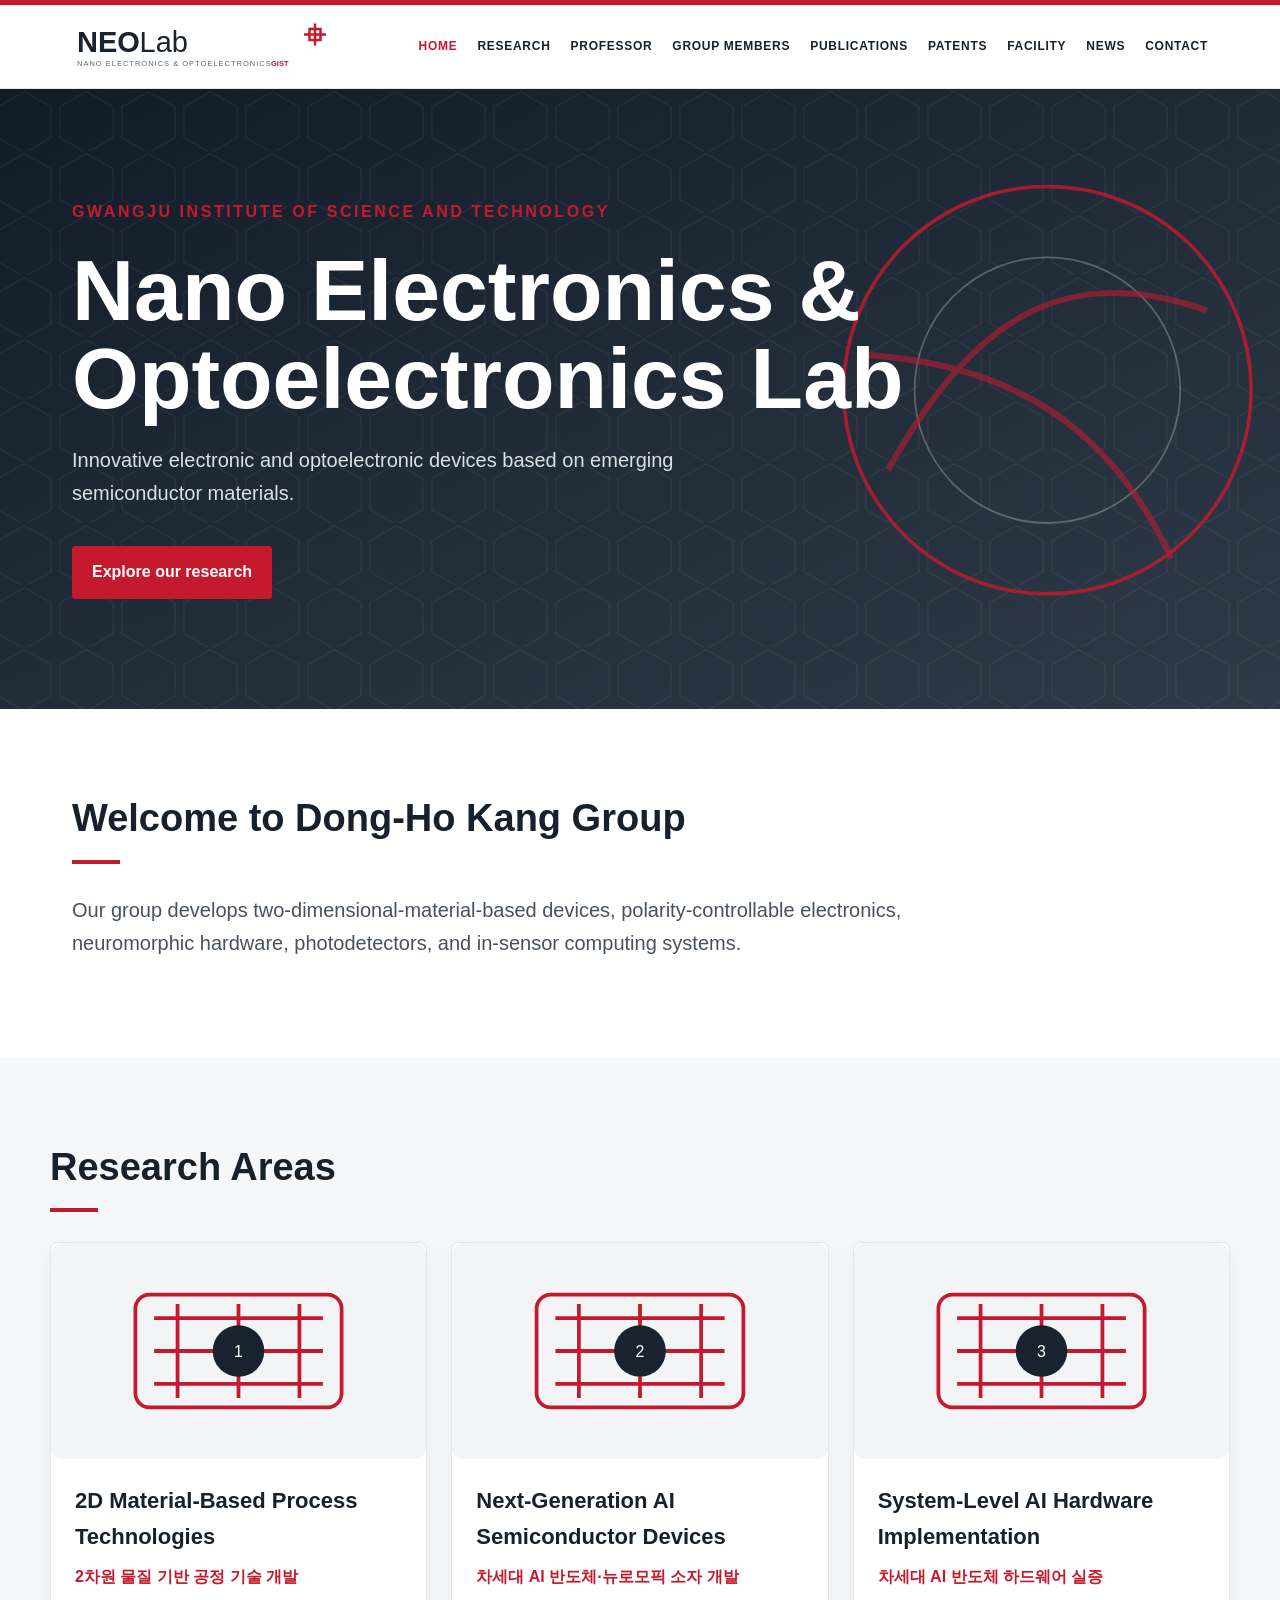
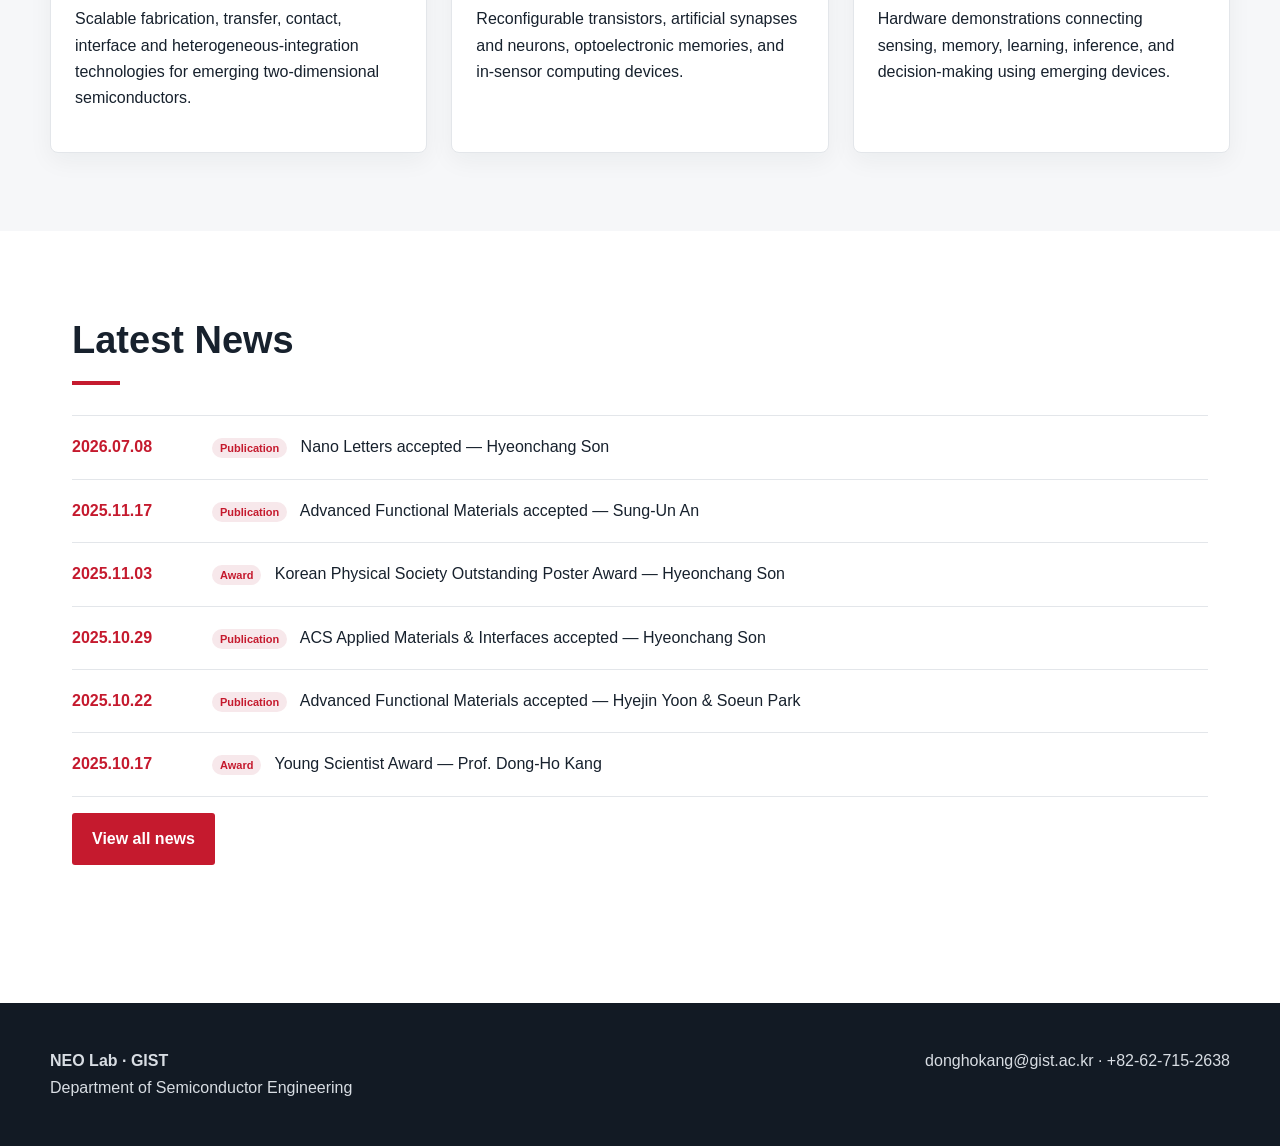
<file: index.html>
<!doctype html><html lang="en"><head><meta charset="utf-8"><meta name="viewport" content="width=device-width,initial-scale=1"><title>Home | NEO Lab</title><link rel="stylesheet" href="assets/css/style.css"></head><body><div class="topline"></div><header><div class="header-inner"><a href="index.html"><img class="logo" src="assets/images/common/logo.svg" alt="NEO Lab"></a><nav class="nav"><a class="active" href="index.html">HOME</a><a class="" href="research/">RESEARCH</a><a class="" href="people/professor/">PROFESSOR</a><a class="" href="people/group-members/">GROUP MEMBERS</a><a class="" href="publications/">PUBLICATIONS</a><a class="" href="publications/patents/">PATENTS</a><a class="" href="facility/">FACILITY</a><a class="" href="news/">NEWS</a><a class="" href="contact/">CONTACT</a></nav></div></header><section class="hero"><div class="hero-inner"><div class="eyebrow">Gwangju Institute of Science and Technology</div><h1>Nano Electronics &amp; Optoelectronics Lab</h1><p>Innovative electronic and optoelectronic devices based on emerging semiconductor materials.</p><a class="button" href="research/">Explore our research</a></div></section><section class="section"><h2 class="section-title">Welcome to Dong-Ho Kang Group</h2><p class="lead">Our group develops two-dimensional-material-based devices, polarity-controllable electronics, neuromorphic hardware, photodetectors, and in-sensor computing systems.</p></section><section class="section alt"><div class="inner"><h2 class="section-title">Research Areas</h2><div class="grid"><article class="card"><img src="assets/images/research/process.svg"><div class="card-body"><h3>2D Material-Based Process Technologies</h3><div class="ko">2차원 물질 기반 공정 기술 개발</div><p>Scalable fabrication, transfer, contact, interface and heterogeneous-integration technologies for emerging two-dimensional semiconductors.</p></div></article><article class="card"><img src="assets/images/research/devices.svg"><div class="card-body"><h3>Next-Generation AI Semiconductor Devices</h3><div class="ko">차세대 AI 반도체·뉴로모픽 소자 개발</div><p>Reconfigurable transistors, artificial synapses and neurons, optoelectronic memories, and in-sensor computing devices.</p></div></article><article class="card"><img src="assets/images/research/systems.svg"><div class="card-body"><h3>System-Level AI Hardware Implementation</h3><div class="ko">차세대 AI 반도체 하드웨어 실증</div><p>Hardware demonstrations connecting sensing, memory, learning, inference, and decision-making using emerging devices.</p></div></article></div></div></section><section class="section"><h2 class="section-title">Latest News</h2><div class="news-list"><div class="news-item"><div class="date">2026.07.08</div><div><span class="tag">Publication</span> &nbsp; Nano Letters accepted — Hyeonchang Son</div></div><div class="news-item"><div class="date">2025.11.17</div><div><span class="tag">Publication</span> &nbsp; Advanced Functional Materials accepted — Sung-Un An</div></div><div class="news-item"><div class="date">2025.11.03</div><div><span class="tag">Award</span> &nbsp; Korean Physical Society Outstanding Poster Award — Hyeonchang Son</div></div><div class="news-item"><div class="date">2025.10.29</div><div><span class="tag">Publication</span> &nbsp; ACS Applied Materials & Interfaces accepted — Hyeonchang Son</div></div><div class="news-item"><div class="date">2025.10.22</div><div><span class="tag">Publication</span> &nbsp; Advanced Functional Materials accepted — Hyejin Yoon & Soeun Park</div></div><div class="news-item"><div class="date">2025.10.17</div><div><span class="tag">Award</span> &nbsp; Young Scientist Award — Prof. Dong-Ho Kang</div></div></div><a class="button" href="news/">View all news</a></section><footer><div class="inner"><div><strong>NEO Lab · GIST</strong><br>Department of Semiconductor Engineering</div><div>donghokang@gist.ac.kr · +82-62-715-2638</div></div></footer><script src="assets/js/main.js"></script></body></html>
</file>
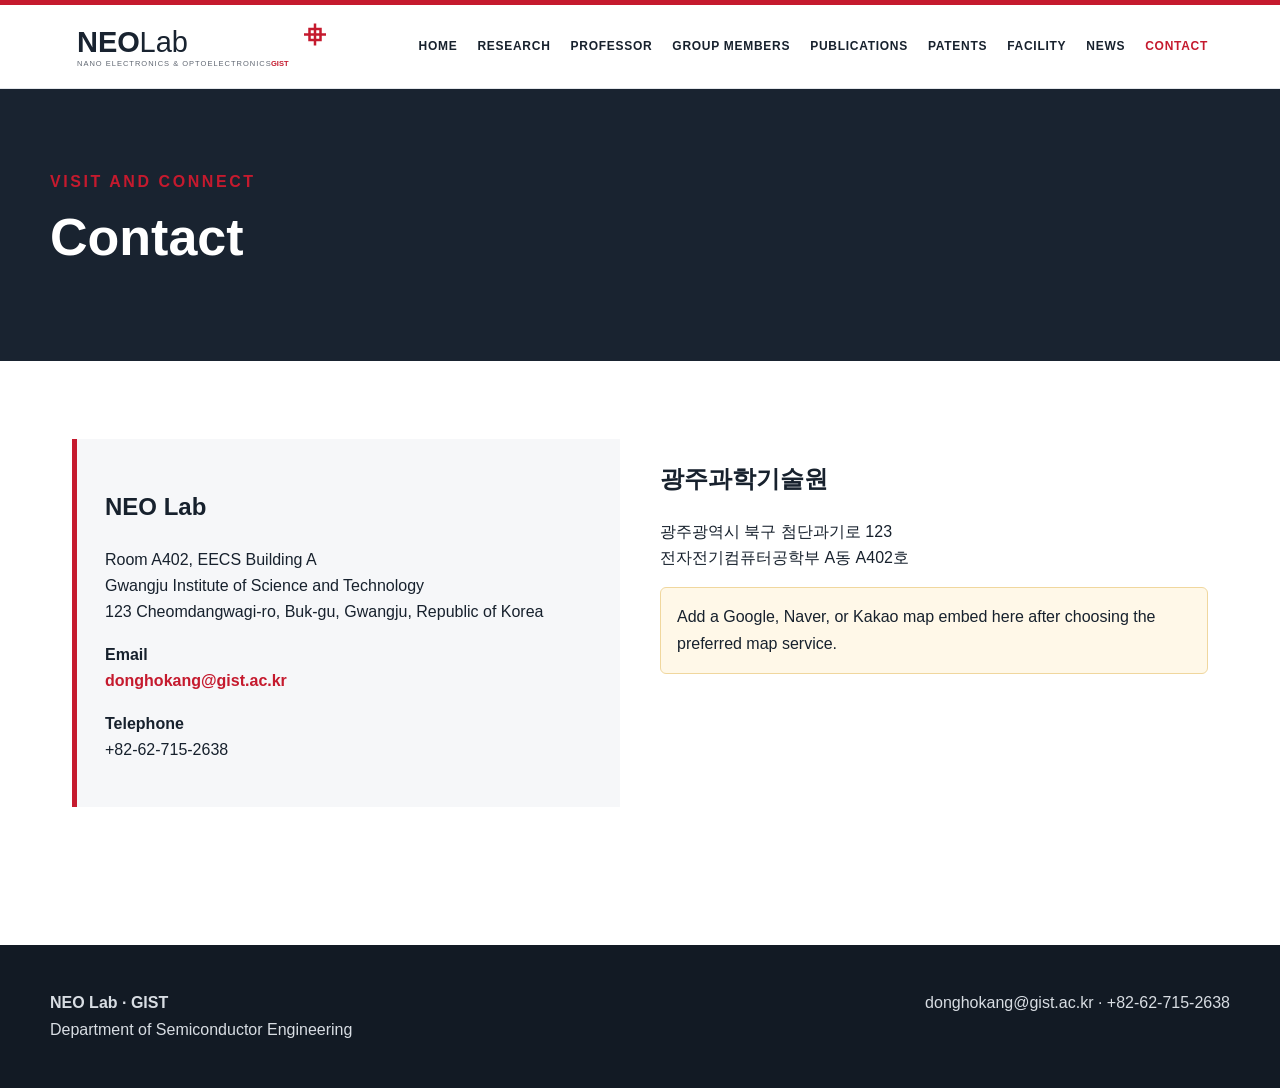
<file: contact/index.html>
<!doctype html><html lang="en"><head><meta charset="utf-8"><meta name="viewport" content="width=device-width,initial-scale=1"><title>Contact | NEO Lab</title><link rel="stylesheet" href="../assets/css/style.css"></head><body><div class="topline"></div><header><div class="header-inner"><a href="../index.html"><img class="logo" src="../assets/images/common/logo.svg" alt="NEO Lab"></a><nav class="nav"><a class="" href="../index.html">HOME</a><a class="" href="../research/">RESEARCH</a><a class="" href="../people/professor/">PROFESSOR</a><a class="" href="../people/group-members/">GROUP MEMBERS</a><a class="" href="../publications/">PUBLICATIONS</a><a class="" href="../publications/patents/">PATENTS</a><a class="" href="../facility/">FACILITY</a><a class="" href="../news/">NEWS</a><a class="active" href="../contact/">CONTACT</a></nav></div></header><div class="page-hero"><div class="inner"><div class="eyebrow">Visit and connect</div><h1>Contact</h1></div></div><section class="section"><div class="two-col"><div class="contact-box"><h2>NEO Lab</h2><p>Room A402, EECS Building A<br>Gwangju Institute of Science and Technology<br>123 Cheomdangwagi-ro, Buk-gu, Gwangju, Republic of Korea</p><p><strong>Email</strong><br><a class="ko" href="mailto:donghokang@gist.ac.kr">donghokang@gist.ac.kr</a></p><p><strong>Telephone</strong><br>+82-62-715-2638</p></div><div><h2>광주과학기술원</h2><p>광주광역시 북구 첨단과기로 123<br>전자전기컴퓨터공학부 A동 A402호</p><p class="note">Add a Google, Naver, or Kakao map embed here after choosing the preferred map service.</p></div></div></section><footer><div class="inner"><div><strong>NEO Lab · GIST</strong><br>Department of Semiconductor Engineering</div><div>donghokang@gist.ac.kr · +82-62-715-2638</div></div></footer><script src="../assets/js/main.js"></script></body></html>
</file>
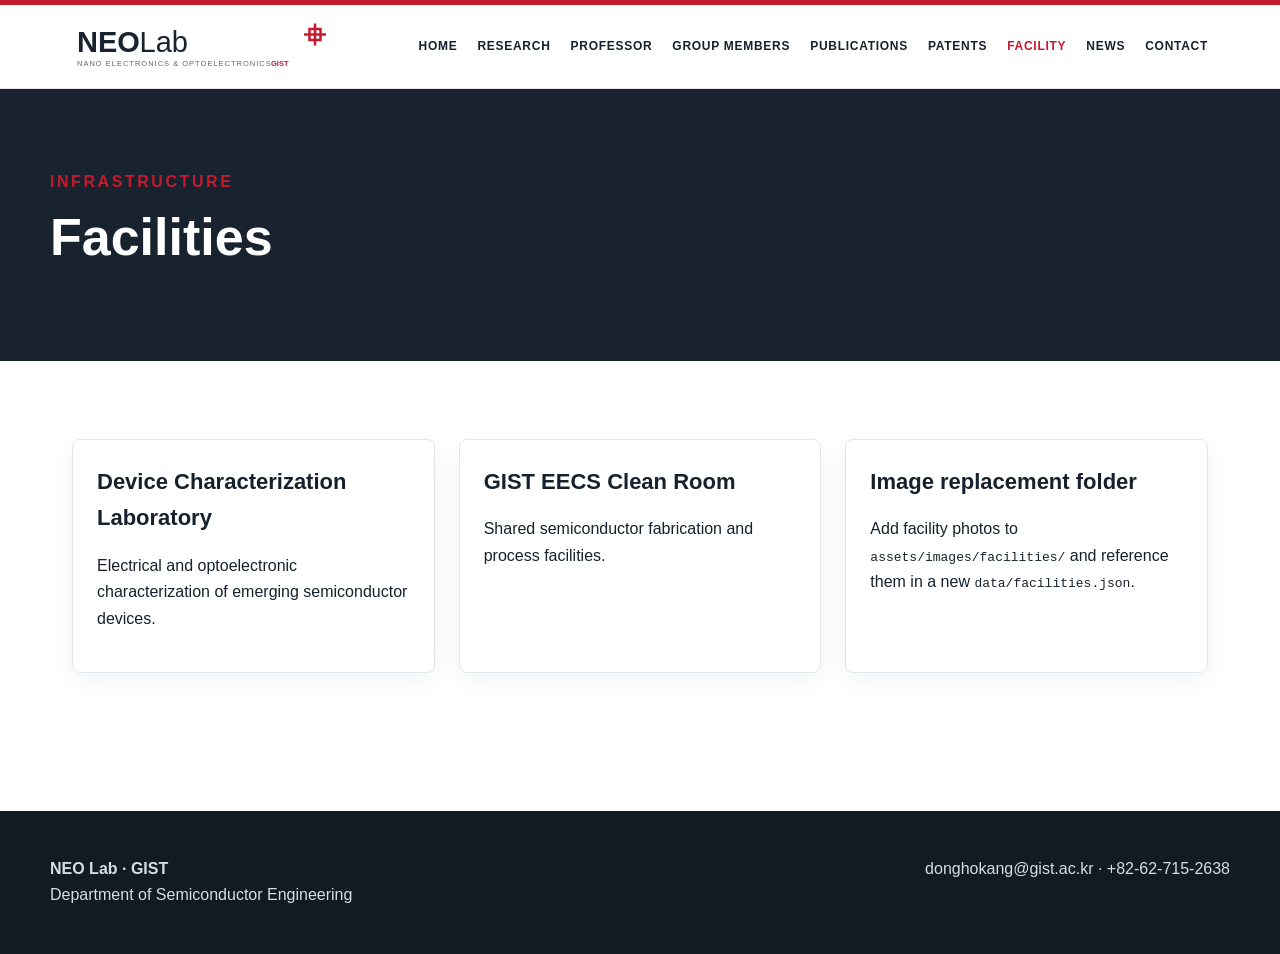
<file: facility/index.html>
<!doctype html><html lang="en"><head><meta charset="utf-8"><meta name="viewport" content="width=device-width,initial-scale=1"><title>Facility | NEO Lab</title><link rel="stylesheet" href="../assets/css/style.css"></head><body><div class="topline"></div><header><div class="header-inner"><a href="../index.html"><img class="logo" src="../assets/images/common/logo.svg" alt="NEO Lab"></a><nav class="nav"><a class="" href="../index.html">HOME</a><a class="" href="../research/">RESEARCH</a><a class="" href="../people/professor/">PROFESSOR</a><a class="" href="../people/group-members/">GROUP MEMBERS</a><a class="" href="../publications/">PUBLICATIONS</a><a class="" href="../publications/patents/">PATENTS</a><a class="active" href="../facility/">FACILITY</a><a class="" href="../news/">NEWS</a><a class="" href="../contact/">CONTACT</a></nav></div></header><div class="page-hero"><div class="inner"><div class="eyebrow">Infrastructure</div><h1>Facilities</h1></div></div><section class="section"><div class="grid"><article class="card"><div class="card-body"><h3>Device Characterization Laboratory</h3><p>Electrical and optoelectronic characterization of emerging semiconductor devices.</p></div></article><article class="card"><div class="card-body"><h3>GIST EECS Clean Room</h3><p>Shared semiconductor fabrication and process facilities.</p></div></article><article class="card"><div class="card-body"><h3>Image replacement folder</h3><p>Add facility photos to <code>assets/images/facilities/</code> and reference them in a new <code>data/facilities.json</code>.</p></div></article></div></section><footer><div class="inner"><div><strong>NEO Lab · GIST</strong><br>Department of Semiconductor Engineering</div><div>donghokang@gist.ac.kr · +82-62-715-2638</div></div></footer><script src="../assets/js/main.js"></script></body></html>
</file>
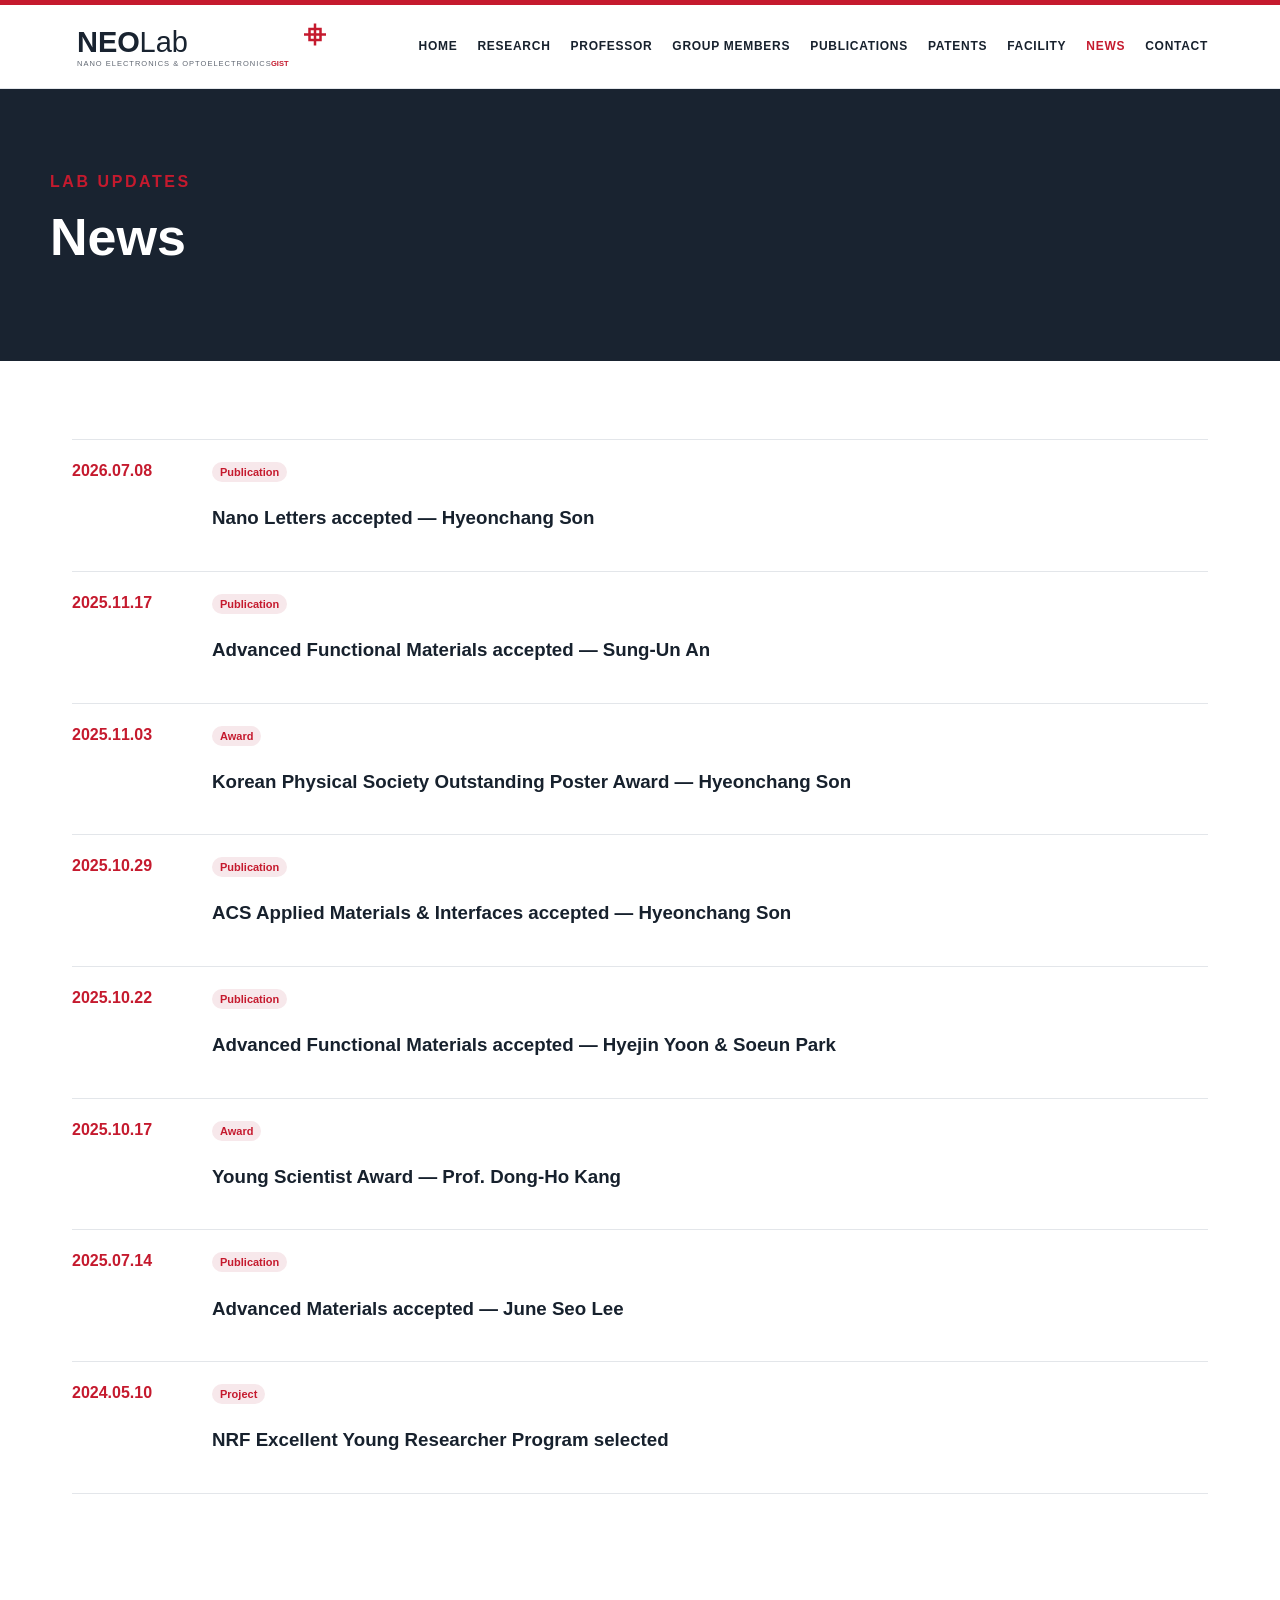
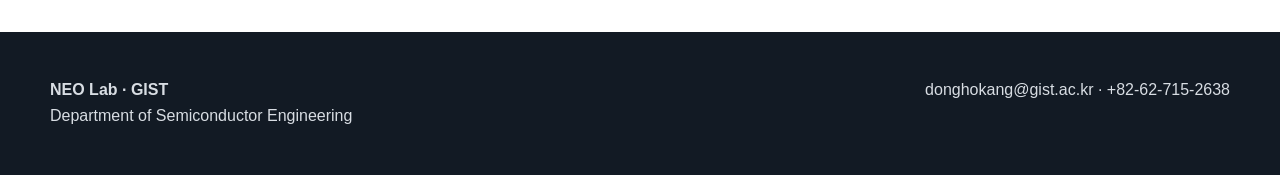
<file: news/index.html>
<!doctype html><html lang="en"><head><meta charset="utf-8"><meta name="viewport" content="width=device-width,initial-scale=1"><title>News | NEO Lab</title><link rel="stylesheet" href="../assets/css/style.css"></head><body><div class="topline"></div><header><div class="header-inner"><a href="../index.html"><img class="logo" src="../assets/images/common/logo.svg" alt="NEO Lab"></a><nav class="nav"><a class="" href="../index.html">HOME</a><a class="" href="../research/">RESEARCH</a><a class="" href="../people/professor/">PROFESSOR</a><a class="" href="../people/group-members/">GROUP MEMBERS</a><a class="" href="../publications/">PUBLICATIONS</a><a class="" href="../publications/patents/">PATENTS</a><a class="" href="../facility/">FACILITY</a><a class="active" href="../news/">NEWS</a><a class="" href="../contact/">CONTACT</a></nav></div></header><div class="page-hero"><div class="inner"><div class="eyebrow">Lab updates</div><h1>News</h1></div></div><section class="section"><div class="news-list"><div class="news-item"><div class="date">2026.07.08</div><div><span class="tag">Publication</span><h3>Nano Letters accepted — Hyeonchang Son</h3></div></div><div class="news-item"><div class="date">2025.11.17</div><div><span class="tag">Publication</span><h3>Advanced Functional Materials accepted — Sung-Un An</h3></div></div><div class="news-item"><div class="date">2025.11.03</div><div><span class="tag">Award</span><h3>Korean Physical Society Outstanding Poster Award — Hyeonchang Son</h3></div></div><div class="news-item"><div class="date">2025.10.29</div><div><span class="tag">Publication</span><h3>ACS Applied Materials & Interfaces accepted — Hyeonchang Son</h3></div></div><div class="news-item"><div class="date">2025.10.22</div><div><span class="tag">Publication</span><h3>Advanced Functional Materials accepted — Hyejin Yoon & Soeun Park</h3></div></div><div class="news-item"><div class="date">2025.10.17</div><div><span class="tag">Award</span><h3>Young Scientist Award — Prof. Dong-Ho Kang</h3></div></div><div class="news-item"><div class="date">2025.07.14</div><div><span class="tag">Publication</span><h3>Advanced Materials accepted — June Seo Lee</h3></div></div><div class="news-item"><div class="date">2024.05.10</div><div><span class="tag">Project</span><h3>NRF Excellent Young Researcher Program selected</h3></div></div></div></section><footer><div class="inner"><div><strong>NEO Lab · GIST</strong><br>Department of Semiconductor Engineering</div><div>donghokang@gist.ac.kr · +82-62-715-2638</div></div></footer><script src="../assets/js/main.js"></script></body></html>
</file>
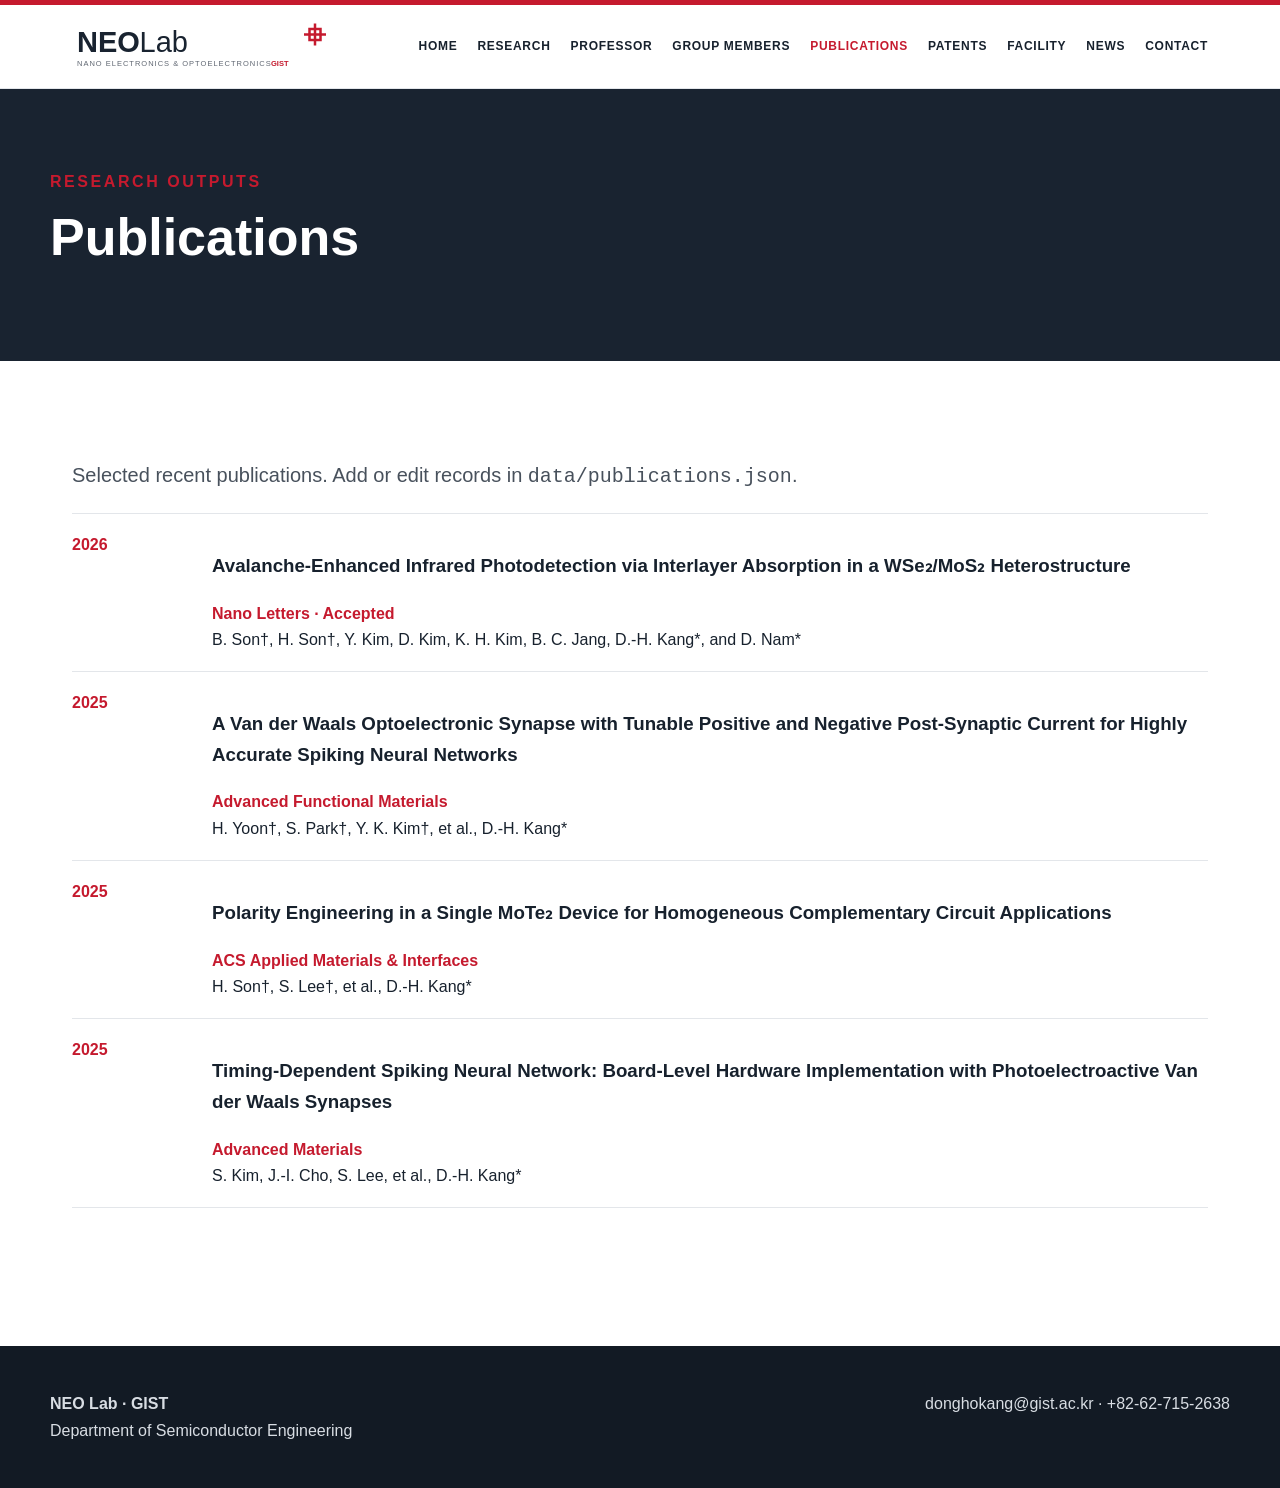
<file: publications/index.html>
<!doctype html><html lang="en"><head><meta charset="utf-8"><meta name="viewport" content="width=device-width,initial-scale=1"><title>Publications | NEO Lab</title><link rel="stylesheet" href="../assets/css/style.css"></head><body><div class="topline"></div><header><div class="header-inner"><a href="../index.html"><img class="logo" src="../assets/images/common/logo.svg" alt="NEO Lab"></a><nav class="nav"><a class="" href="../index.html">HOME</a><a class="" href="../research/">RESEARCH</a><a class="" href="../people/professor/">PROFESSOR</a><a class="" href="../people/group-members/">GROUP MEMBERS</a><a class="active" href="../publications/">PUBLICATIONS</a><a class="" href="../publications/patents/">PATENTS</a><a class="" href="../facility/">FACILITY</a><a class="" href="../news/">NEWS</a><a class="" href="../contact/">CONTACT</a></nav></div></header><div class="page-hero"><div class="inner"><div class="eyebrow">Research outputs</div><h1>Publications</h1></div></div><section class="section"><p class="lead">Selected recent publications. Add or edit records in <code>data/publications.json</code>.</p><div class="pub-list"><div class="pub-item"><div class="date">2026</div><div><h3>Avalanche-Enhanced Infrared Photodetection via Interlayer Absorption in a WSe₂/MoS₂ Heterostructure</h3><strong class="ko">Nano Letters · Accepted</strong><br><span>B. Son†, H. Son†, Y. Kim, D. Kim, K. H. Kim, B. C. Jang, D.-H. Kang*, and D. Nam*</span></div></div><div class="pub-item"><div class="date">2025</div><div><h3>A Van der Waals Optoelectronic Synapse with Tunable Positive and Negative Post-Synaptic Current for Highly Accurate Spiking Neural Networks</h3><strong class="ko">Advanced Functional Materials</strong><br><span>H. Yoon†, S. Park†, Y. K. Kim†, et al., D.-H. Kang*</span></div></div><div class="pub-item"><div class="date">2025</div><div><h3>Polarity Engineering in a Single MoTe₂ Device for Homogeneous Complementary Circuit Applications</h3><strong class="ko">ACS Applied Materials & Interfaces</strong><br><span>H. Son†, S. Lee†, et al., D.-H. Kang*</span></div></div><div class="pub-item"><div class="date">2025</div><div><h3>Timing-Dependent Spiking Neural Network: Board-Level Hardware Implementation with Photoelectroactive Van der Waals Synapses</h3><strong class="ko">Advanced Materials</strong><br><span>S. Kim, J.-I. Cho, S. Lee, et al., D.-H. Kang*</span></div></div></div></section><footer><div class="inner"><div><strong>NEO Lab · GIST</strong><br>Department of Semiconductor Engineering</div><div>donghokang@gist.ac.kr · +82-62-715-2638</div></div></footer><script src="../assets/js/main.js"></script></body></html>
</file>
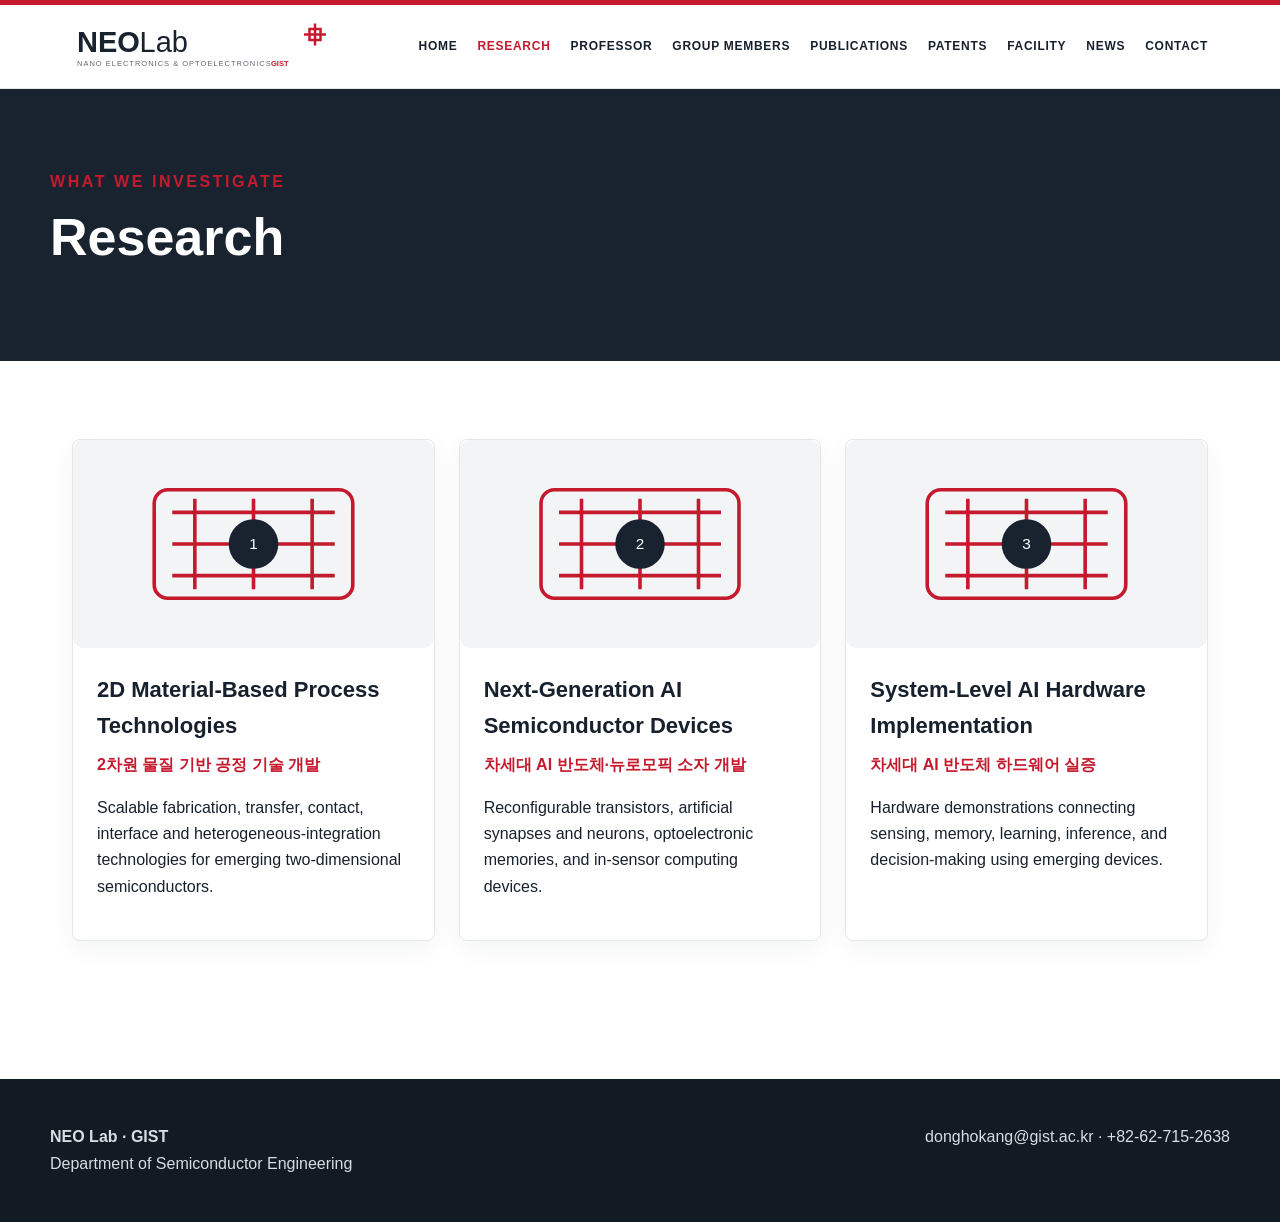
<file: research/index.html>
<!doctype html><html lang="en"><head><meta charset="utf-8"><meta name="viewport" content="width=device-width,initial-scale=1"><title>Research | NEO Lab</title><link rel="stylesheet" href="../assets/css/style.css"></head><body><div class="topline"></div><header><div class="header-inner"><a href="../index.html"><img class="logo" src="../assets/images/common/logo.svg" alt="NEO Lab"></a><nav class="nav"><a class="" href="../index.html">HOME</a><a class="active" href="../research/">RESEARCH</a><a class="" href="../people/professor/">PROFESSOR</a><a class="" href="../people/group-members/">GROUP MEMBERS</a><a class="" href="../publications/">PUBLICATIONS</a><a class="" href="../publications/patents/">PATENTS</a><a class="" href="../facility/">FACILITY</a><a class="" href="../news/">NEWS</a><a class="" href="../contact/">CONTACT</a></nav></div></header><div class="page-hero"><div class="inner"><div class="eyebrow">What we investigate</div><h1>Research</h1></div></div><section class="section"><div class="grid"><article class="card"><img src="../assets/images/research/process.svg"><div class="card-body"><h3>2D Material-Based Process Technologies</h3><div class="ko">2차원 물질 기반 공정 기술 개발</div><p>Scalable fabrication, transfer, contact, interface and heterogeneous-integration technologies for emerging two-dimensional semiconductors.</p></div></article><article class="card"><img src="../assets/images/research/devices.svg"><div class="card-body"><h3>Next-Generation AI Semiconductor Devices</h3><div class="ko">차세대 AI 반도체·뉴로모픽 소자 개발</div><p>Reconfigurable transistors, artificial synapses and neurons, optoelectronic memories, and in-sensor computing devices.</p></div></article><article class="card"><img src="../assets/images/research/systems.svg"><div class="card-body"><h3>System-Level AI Hardware Implementation</h3><div class="ko">차세대 AI 반도체 하드웨어 실증</div><p>Hardware demonstrations connecting sensing, memory, learning, inference, and decision-making using emerging devices.</p></div></article></div></section><footer><div class="inner"><div><strong>NEO Lab · GIST</strong><br>Department of Semiconductor Engineering</div><div>donghokang@gist.ac.kr · +82-62-715-2638</div></div></footer><script src="../assets/js/main.js"></script></body></html>
</file>
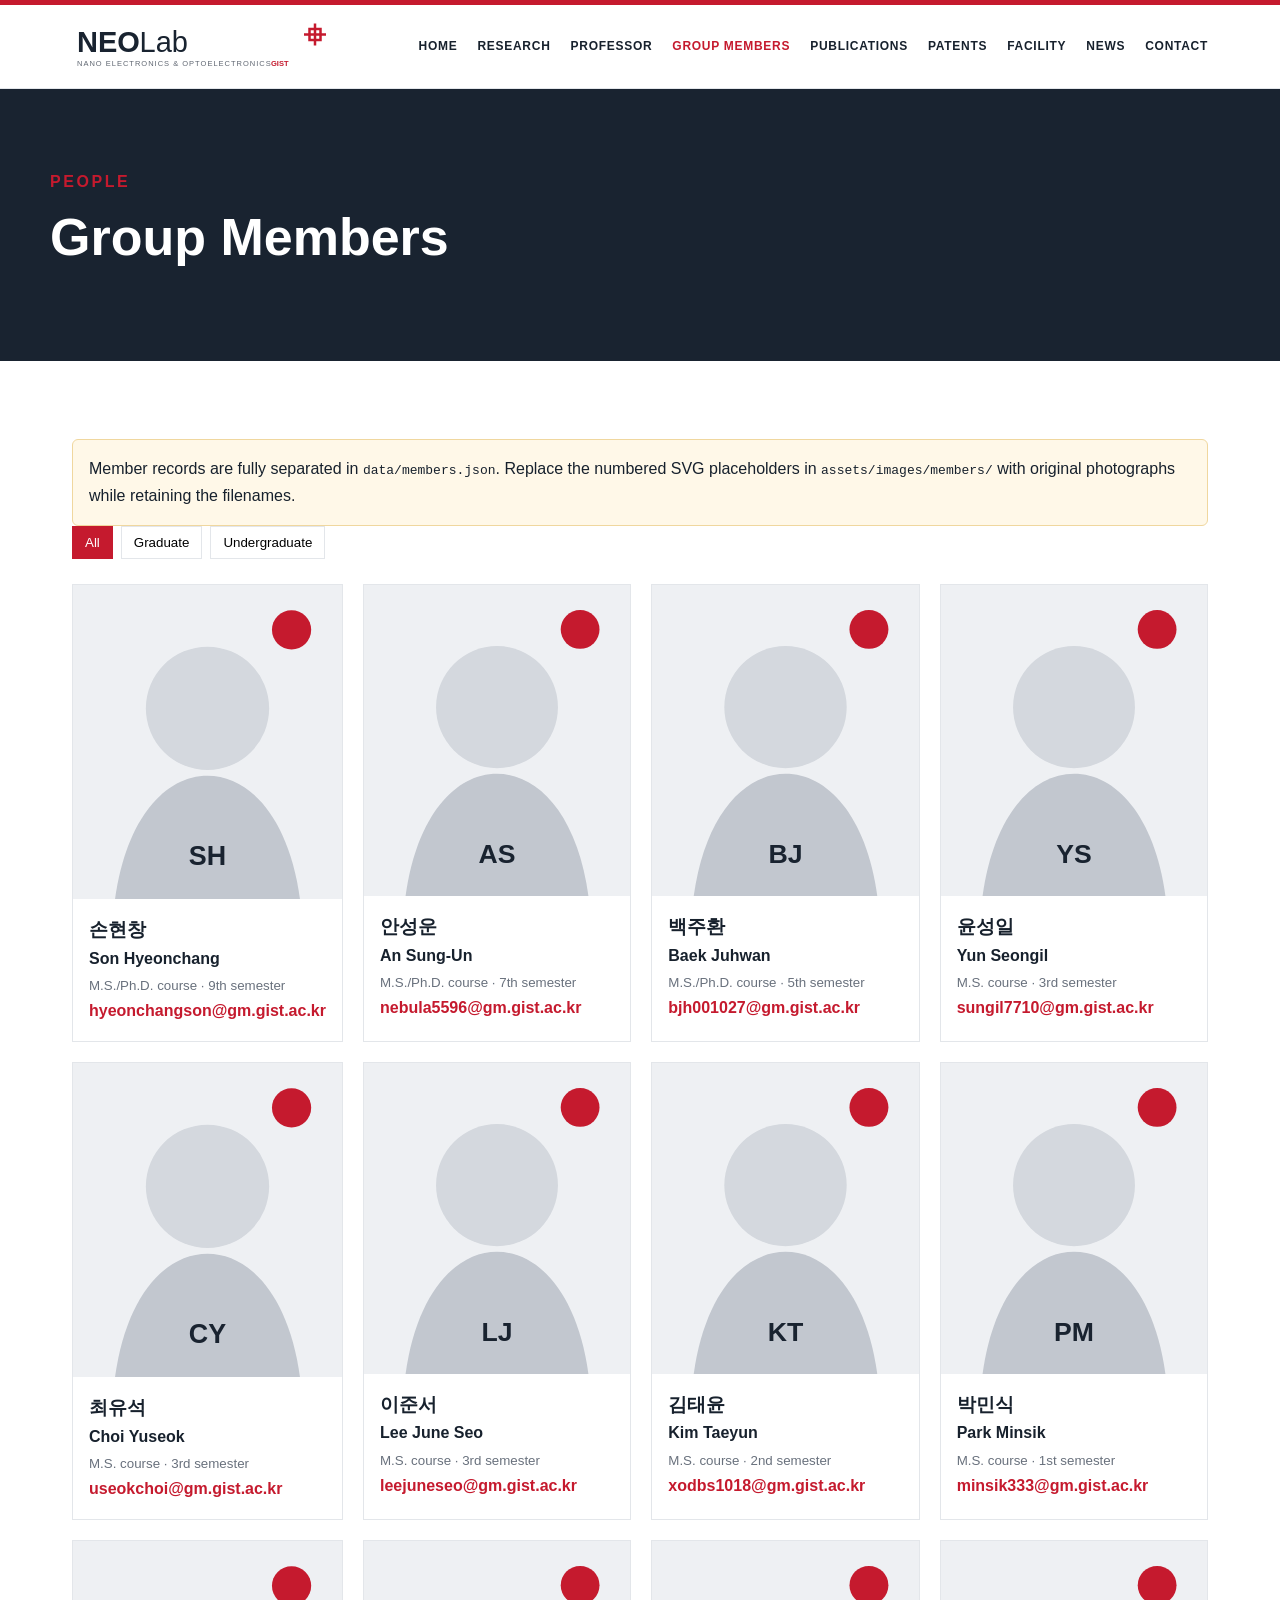
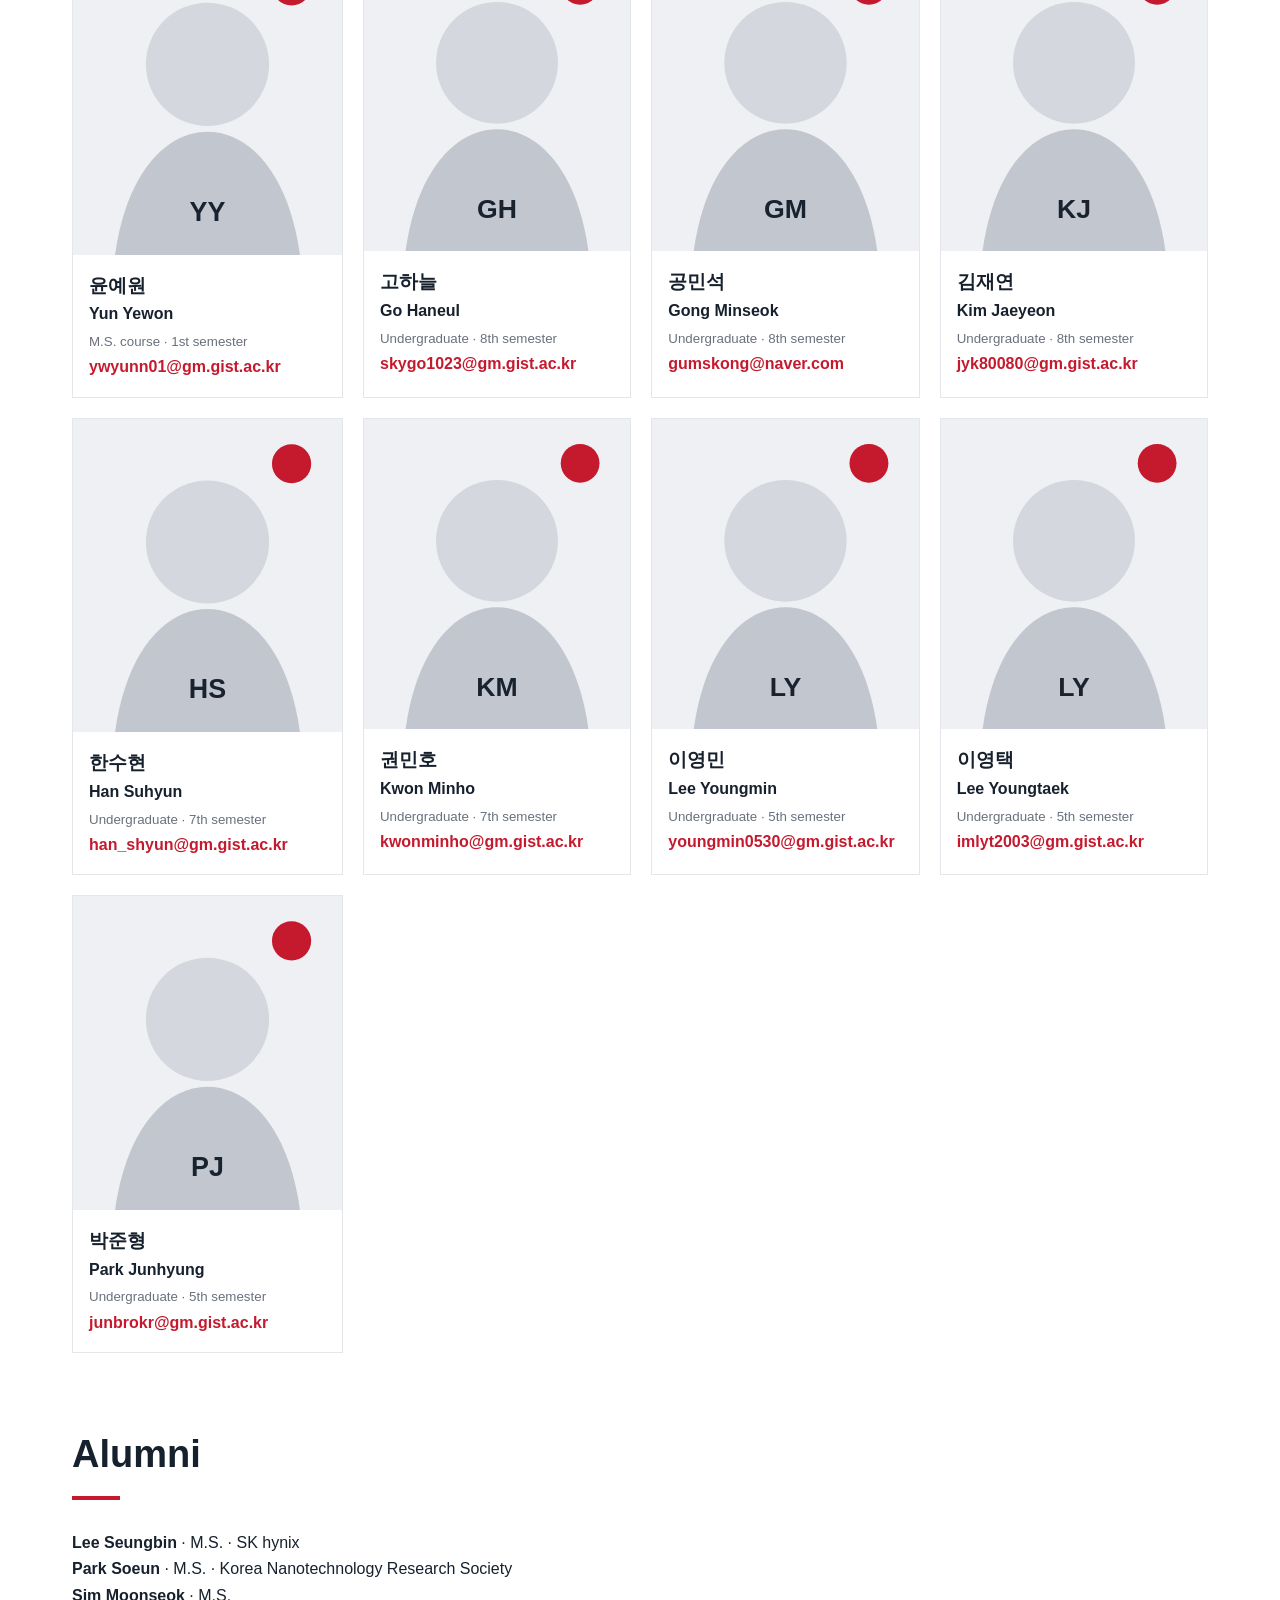
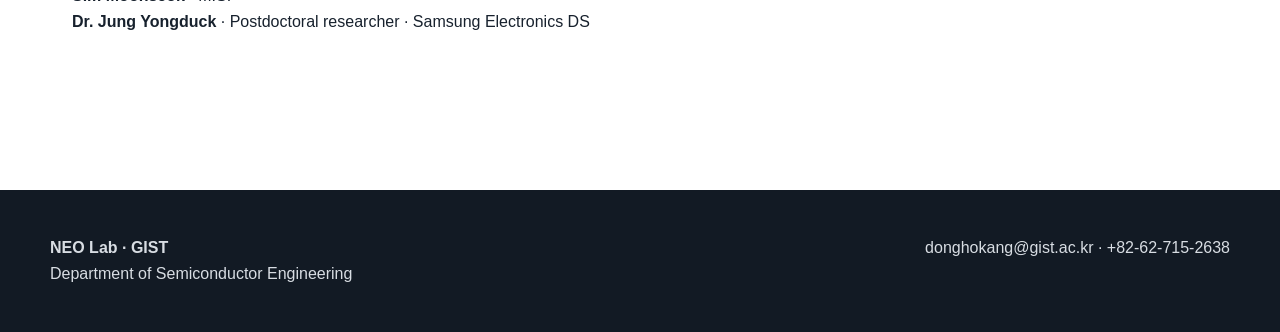
<file: people/group-members/index.html>
<!doctype html><html lang="en"><head><meta charset="utf-8"><meta name="viewport" content="width=device-width,initial-scale=1"><title>Group Members | NEO Lab</title><link rel="stylesheet" href="../../assets/css/style.css"></head><body><div class="topline"></div><header><div class="header-inner"><a href="../../index.html"><img class="logo" src="../../assets/images/common/logo.svg" alt="NEO Lab"></a><nav class="nav"><a class="" href="../../index.html">HOME</a><a class="" href="../../research/">RESEARCH</a><a class="" href="../../people/professor/">PROFESSOR</a><a class="active" href="../../people/group-members/">GROUP MEMBERS</a><a class="" href="../../publications/">PUBLICATIONS</a><a class="" href="../../publications/patents/">PATENTS</a><a class="" href="../../facility/">FACILITY</a><a class="" href="../../news/">NEWS</a><a class="" href="../../contact/">CONTACT</a></nav></div></header><div class="page-hero"><div class="inner"><div class="eyebrow">People</div><h1>Group Members</h1></div></div><section class="section"><div class="note">Member records are fully separated in <code>data/members.json</code>. Replace the numbered SVG placeholders in <code>assets/images/members/</code> with original photographs while retaining the filenames.</div><div class="filter"><button class="active" data-filter="all">All</button><button data-filter="graduate">Graduate</button><button data-filter="undergraduate">Undergraduate</button></div><div class="member-grid"><article class="member" data-category="graduate"><img src="../../assets/images/members/01.svg" alt="Son Hyeonchang placeholder"><div class="info"><h3>손현창</h3><strong>Son Hyeonchang</strong><br><small>M.S./Ph.D. course · 9th semester</small><br><a class="ko" href="mailto:hyeonchangson@gm.gist.ac.kr">hyeonchangson@gm.gist.ac.kr</a></div></article><article class="member" data-category="graduate"><img src="../../assets/images/members/02.svg" alt="An Sung-Un placeholder"><div class="info"><h3>안성운</h3><strong>An Sung-Un</strong><br><small>M.S./Ph.D. course · 7th semester</small><br><a class="ko" href="mailto:nebula5596@gm.gist.ac.kr">nebula5596@gm.gist.ac.kr</a></div></article><article class="member" data-category="graduate"><img src="../../assets/images/members/03.svg" alt="Baek Juhwan placeholder"><div class="info"><h3>백주환</h3><strong>Baek Juhwan</strong><br><small>M.S./Ph.D. course · 5th semester</small><br><a class="ko" href="mailto:bjh001027@gm.gist.ac.kr">bjh001027@gm.gist.ac.kr</a></div></article><article class="member" data-category="graduate"><img src="../../assets/images/members/04.svg" alt="Yun Seongil placeholder"><div class="info"><h3>윤성일</h3><strong>Yun Seongil</strong><br><small>M.S. course · 3rd semester</small><br><a class="ko" href="mailto:sungil7710@gm.gist.ac.kr">sungil7710@gm.gist.ac.kr</a></div></article><article class="member" data-category="graduate"><img src="../../assets/images/members/05.svg" alt="Choi Yuseok placeholder"><div class="info"><h3>최유석</h3><strong>Choi Yuseok</strong><br><small>M.S. course · 3rd semester</small><br><a class="ko" href="mailto:useokchoi@gm.gist.ac.kr">useokchoi@gm.gist.ac.kr</a></div></article><article class="member" data-category="graduate"><img src="../../assets/images/members/06.svg" alt="Lee June Seo placeholder"><div class="info"><h3>이준서</h3><strong>Lee June Seo</strong><br><small>M.S. course · 3rd semester</small><br><a class="ko" href="mailto:leejuneseo@gm.gist.ac.kr">leejuneseo@gm.gist.ac.kr</a></div></article><article class="member" data-category="graduate"><img src="../../assets/images/members/07.svg" alt="Kim Taeyun placeholder"><div class="info"><h3>김태윤</h3><strong>Kim Taeyun</strong><br><small>M.S. course · 2nd semester</small><br><a class="ko" href="mailto:xodbs1018@gm.gist.ac.kr">xodbs1018@gm.gist.ac.kr</a></div></article><article class="member" data-category="graduate"><img src="../../assets/images/members/08.svg" alt="Park Minsik placeholder"><div class="info"><h3>박민식</h3><strong>Park Minsik</strong><br><small>M.S. course · 1st semester</small><br><a class="ko" href="mailto:minsik333@gm.gist.ac.kr">minsik333@gm.gist.ac.kr</a></div></article><article class="member" data-category="graduate"><img src="../../assets/images/members/09.svg" alt="Yun Yewon placeholder"><div class="info"><h3>윤예원</h3><strong>Yun Yewon</strong><br><small>M.S. course · 1st semester</small><br><a class="ko" href="mailto:ywyunn01@gm.gist.ac.kr">ywyunn01@gm.gist.ac.kr</a></div></article><article class="member" data-category="undergraduate"><img src="../../assets/images/members/10.svg" alt="Go Haneul placeholder"><div class="info"><h3>고하늘</h3><strong>Go Haneul</strong><br><small>Undergraduate · 8th semester</small><br><a class="ko" href="mailto:skygo1023@gm.gist.ac.kr">skygo1023@gm.gist.ac.kr</a></div></article><article class="member" data-category="undergraduate"><img src="../../assets/images/members/11.svg" alt="Gong Minseok placeholder"><div class="info"><h3>공민석</h3><strong>Gong Minseok</strong><br><small>Undergraduate · 8th semester</small><br><a class="ko" href="mailto:gumskong@naver.com">gumskong@naver.com</a></div></article><article class="member" data-category="undergraduate"><img src="../../assets/images/members/12.svg" alt="Kim Jaeyeon placeholder"><div class="info"><h3>김재연</h3><strong>Kim Jaeyeon</strong><br><small>Undergraduate · 8th semester</small><br><a class="ko" href="mailto:jyk80080@gm.gist.ac.kr">jyk80080@gm.gist.ac.kr</a></div></article><article class="member" data-category="undergraduate"><img src="../../assets/images/members/13.svg" alt="Han Suhyun placeholder"><div class="info"><h3>한수현</h3><strong>Han Suhyun</strong><br><small>Undergraduate · 7th semester</small><br><a class="ko" href="mailto:han_shyun@gm.gist.ac.kr">han_shyun@gm.gist.ac.kr</a></div></article><article class="member" data-category="undergraduate"><img src="../../assets/images/members/14.svg" alt="Kwon Minho placeholder"><div class="info"><h3>권민호</h3><strong>Kwon Minho</strong><br><small>Undergraduate · 7th semester</small><br><a class="ko" href="mailto:kwonminho@gm.gist.ac.kr">kwonminho@gm.gist.ac.kr</a></div></article><article class="member" data-category="undergraduate"><img src="../../assets/images/members/15.svg" alt="Lee Youngmin placeholder"><div class="info"><h3>이영민</h3><strong>Lee Youngmin</strong><br><small>Undergraduate · 5th semester</small><br><a class="ko" href="mailto:youngmin0530@gm.gist.ac.kr">youngmin0530@gm.gist.ac.kr</a></div></article><article class="member" data-category="undergraduate"><img src="../../assets/images/members/16.svg" alt="Lee Youngtaek placeholder"><div class="info"><h3>이영택</h3><strong>Lee Youngtaek</strong><br><small>Undergraduate · 5th semester</small><br><a class="ko" href="mailto:imlyt2003@gm.gist.ac.kr">imlyt2003@gm.gist.ac.kr</a></div></article><article class="member" data-category="undergraduate"><img src="../../assets/images/members/17.svg" alt="Park Junhyung placeholder"><div class="info"><h3>박준형</h3><strong>Park Junhyung</strong><br><small>Undergraduate · 5th semester</small><br><a class="ko" href="mailto:junbrokr@gm.gist.ac.kr">junbrokr@gm.gist.ac.kr</a></div></article></div><h2 class="section-title" style="margin-top:70px">Alumni</h2><p><strong>Lee Seungbin</strong> · M.S. · SK hynix<br><strong>Park Soeun</strong> · M.S. · Korea Nanotechnology Research Society<br><strong>Sim Moonseok</strong> · M.S.<br><strong>Dr. Jung Yongduck</strong> · Postdoctoral researcher · Samsung Electronics DS</p></section><footer><div class="inner"><div><strong>NEO Lab · GIST</strong><br>Department of Semiconductor Engineering</div><div>donghokang@gist.ac.kr · +82-62-715-2638</div></div></footer><script src="../../assets/js/main.js"></script></body></html>
</file>
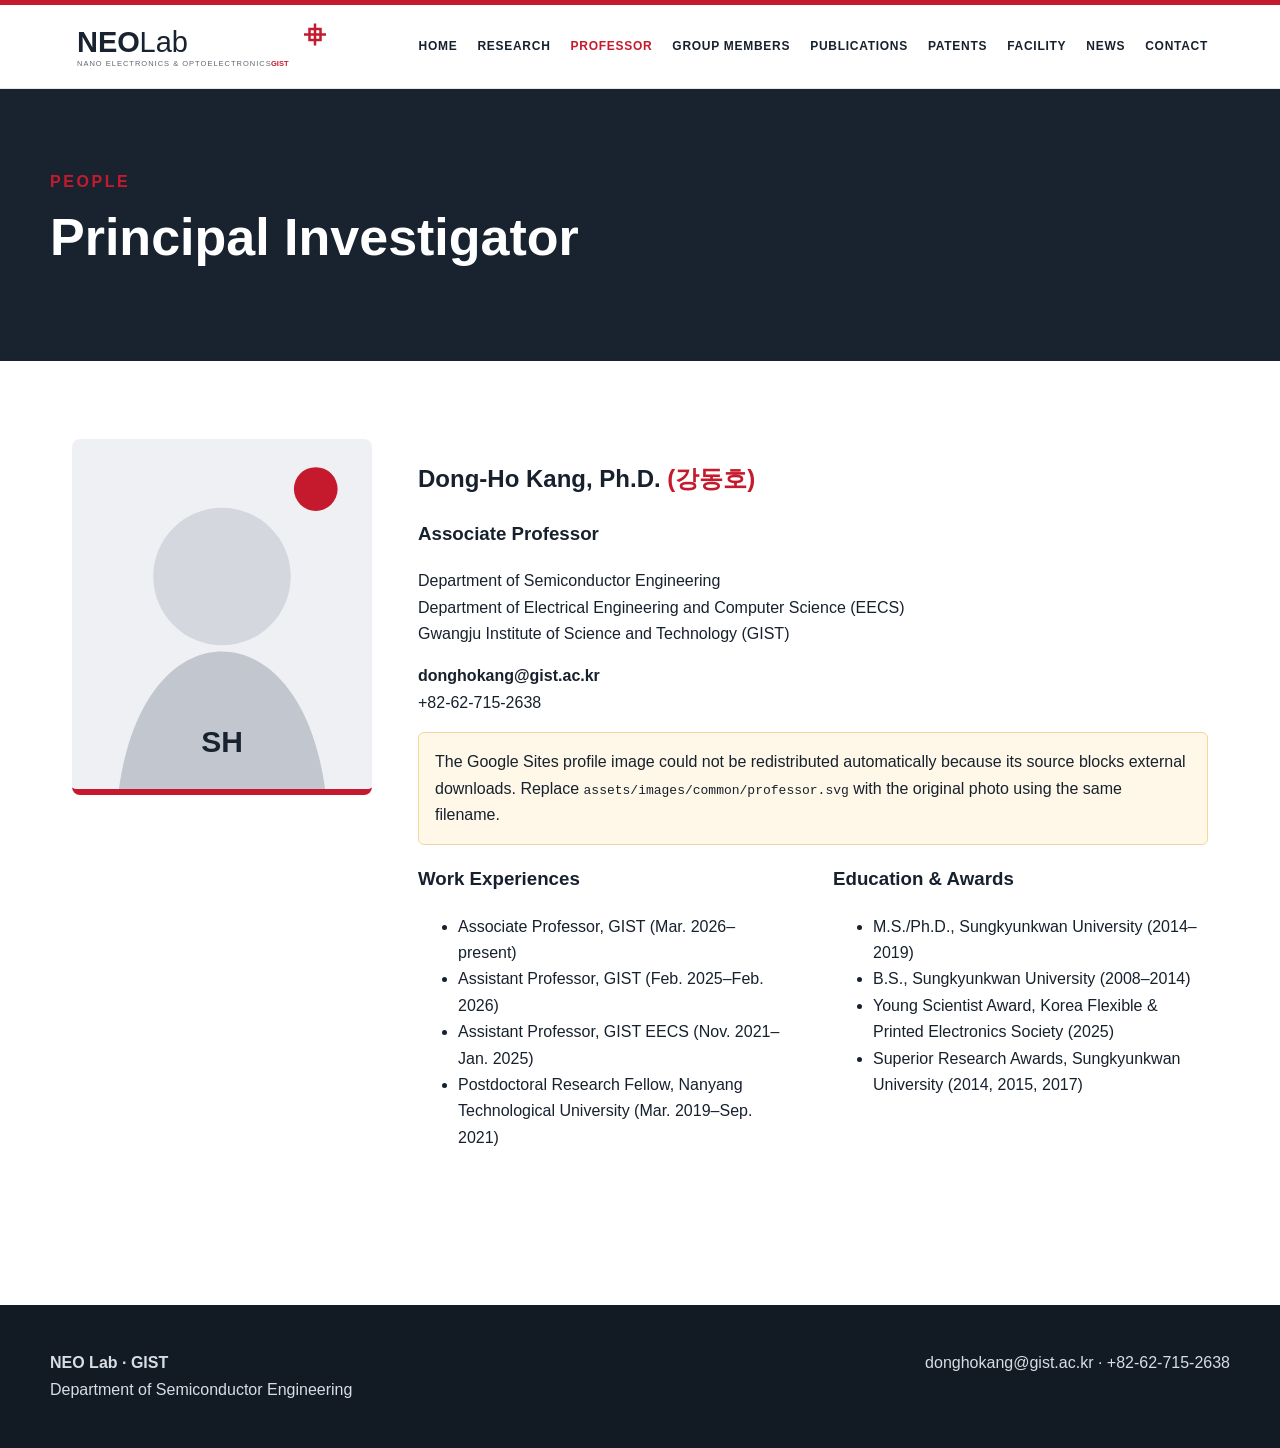
<file: people/professor/index.html>
<!doctype html><html lang="en"><head><meta charset="utf-8"><meta name="viewport" content="width=device-width,initial-scale=1"><title>Professor | NEO Lab</title><link rel="stylesheet" href="../../assets/css/style.css"></head><body><div class="topline"></div><header><div class="header-inner"><a href="../../index.html"><img class="logo" src="../../assets/images/common/logo.svg" alt="NEO Lab"></a><nav class="nav"><a class="" href="../../index.html">HOME</a><a class="" href="../../research/">RESEARCH</a><a class="active" href="../../people/professor/">PROFESSOR</a><a class="" href="../../people/group-members/">GROUP MEMBERS</a><a class="" href="../../publications/">PUBLICATIONS</a><a class="" href="../../publications/patents/">PATENTS</a><a class="" href="../../facility/">FACILITY</a><a class="" href="../../news/">NEWS</a><a class="" href="../../contact/">CONTACT</a></nav></div></header><div class="page-hero"><div class="inner"><div class="eyebrow">People</div><h1>Principal Investigator</h1></div></div><section class="section"><div class="profile"><img src="../../assets/images/common/professor.svg" alt="Professor profile placeholder"><div><h2>Dong-Ho Kang, Ph.D. <span class="ko">(강동호)</span></h2><h3>Associate Professor</h3><p>Department of Semiconductor Engineering<br>Department of Electrical Engineering and Computer Science (EECS)<br>Gwangju Institute of Science and Technology (GIST)</p><p><strong>donghokang@gist.ac.kr</strong><br>+82-62-715-2638</p><div class="note">The Google Sites profile image could not be redistributed automatically because its source blocks external downloads. Replace <code>assets/images/common/professor.svg</code> with the original photo using the same filename.</div><div class="two-col"><div><h3>Work Experiences</h3><ul><li>Associate Professor, GIST (Mar. 2026–present)</li><li>Assistant Professor, GIST (Feb. 2025–Feb. 2026)</li><li>Assistant Professor, GIST EECS (Nov. 2021–Jan. 2025)</li><li>Postdoctoral Research Fellow, Nanyang Technological University (Mar. 2019–Sep. 2021)</li></ul></div><div><h3>Education &amp; Awards</h3><ul><li>M.S./Ph.D., Sungkyunkwan University (2014–2019)</li><li>B.S., Sungkyunkwan University (2008–2014)</li><li>Young Scientist Award, Korea Flexible & Printed Electronics Society (2025)</li><li>Superior Research Awards, Sungkyunkwan University (2014, 2015, 2017)</li></ul></div></div></div></div></section><footer><div class="inner"><div><strong>NEO Lab · GIST</strong><br>Department of Semiconductor Engineering</div><div>donghokang@gist.ac.kr · +82-62-715-2638</div></div></footer><script src="../../assets/js/main.js"></script></body></html>
</file>
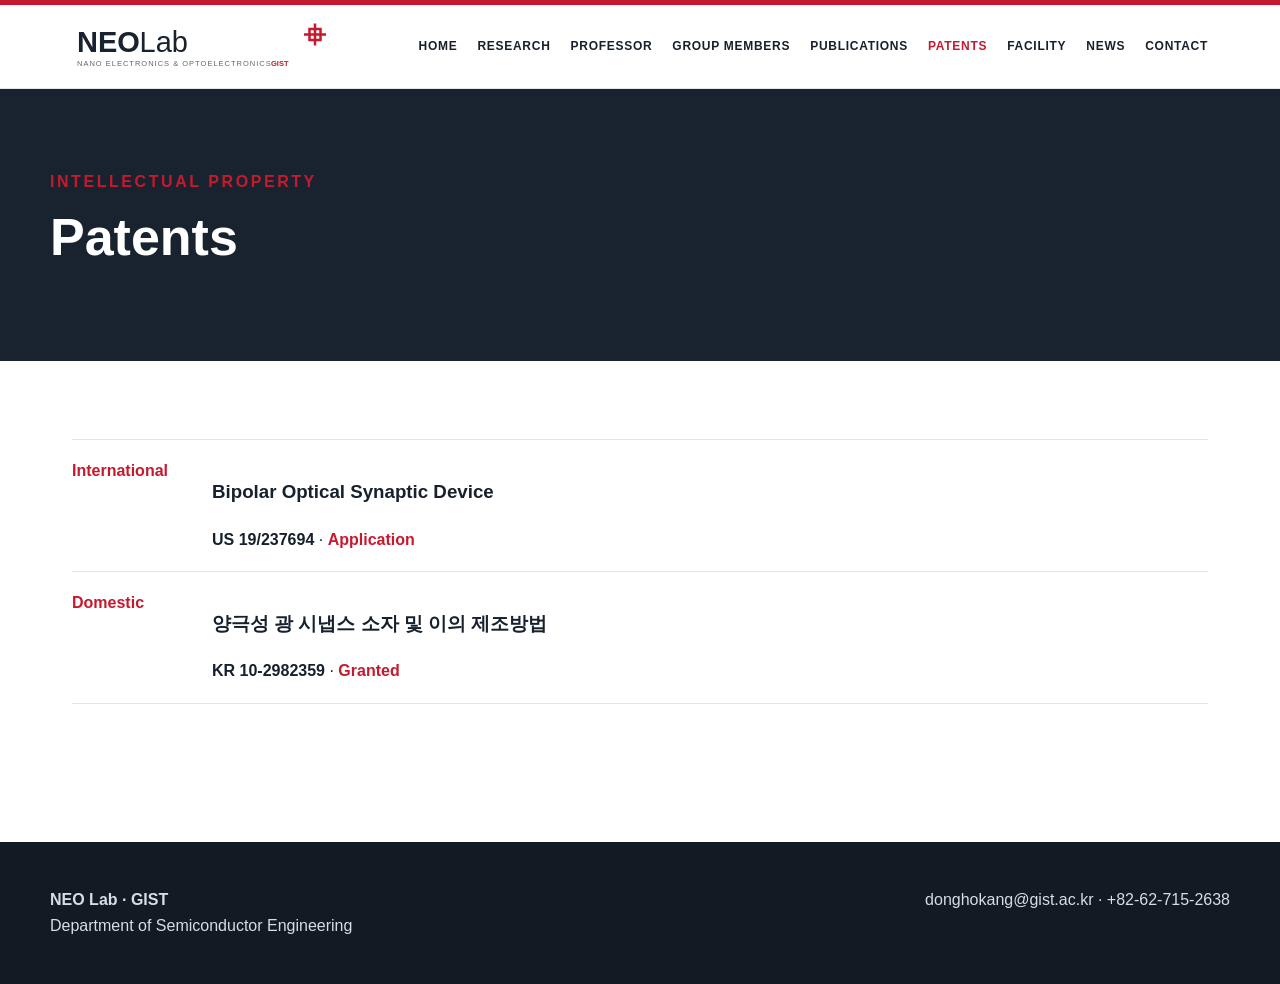
<file: publications/patents/index.html>
<!doctype html><html lang="en"><head><meta charset="utf-8"><meta name="viewport" content="width=device-width,initial-scale=1"><title>Patents | NEO Lab</title><link rel="stylesheet" href="../../assets/css/style.css"></head><body><div class="topline"></div><header><div class="header-inner"><a href="../../index.html"><img class="logo" src="../../assets/images/common/logo.svg" alt="NEO Lab"></a><nav class="nav"><a class="" href="../../index.html">HOME</a><a class="" href="../../research/">RESEARCH</a><a class="" href="../../people/professor/">PROFESSOR</a><a class="" href="../../people/group-members/">GROUP MEMBERS</a><a class="" href="../../publications/">PUBLICATIONS</a><a class="active" href="../../publications/patents/">PATENTS</a><a class="" href="../../facility/">FACILITY</a><a class="" href="../../news/">NEWS</a><a class="" href="../../contact/">CONTACT</a></nav></div></header><div class="page-hero"><div class="inner"><div class="eyebrow">Intellectual property</div><h1>Patents</h1></div></div><section class="section"><div class="pub-list"><div class="pub-item"><div class="date">International</div><div><h3>Bipolar Optical Synaptic Device</h3><strong>US 19/237694</strong> · <span class="ko">Application</span></div></div><div class="pub-item"><div class="date">Domestic</div><div><h3>양극성 광 시냅스 소자 및 이의 제조방법</h3><strong>KR 10-2982359</strong> · <span class="ko">Granted</span></div></div></div></section><footer><div class="inner"><div><strong>NEO Lab · GIST</strong><br>Department of Semiconductor Engineering</div><div>donghokang@gist.ac.kr · +82-62-715-2638</div></div></footer><script src="../../assets/js/main.js"></script></body></html>
</file>
<file: assets/css/style.css>
:root{--gist:#C51A2E;--ink:#17212d;--muted:#69717d;--line:#e3e6ea;--paper:#fff;--soft:#f6f7f9;--max:1180px}*{box-sizing:border-box}html{scroll-behavior:smooth}body{margin:0;font-family:Inter,Arial,"Noto Sans KR",sans-serif;color:var(--ink);background:var(--paper);line-height:1.65}a{color:inherit;text-decoration:none}img{max-width:100%;display:block}.topline{height:5px;background:var(--gist)}header{position:sticky;top:0;z-index:20;background:rgba(255,255,255,.96);border-bottom:1px solid var(--line);backdrop-filter:blur(12px)}.header-inner{max-width:var(--max);margin:auto;padding:14px 22px;display:flex;align-items:center;justify-content:space-between}.logo{width:260px}.nav{display:flex;gap:20px;font-size:12px;font-weight:800;letter-spacing:.06em}.nav a:hover,.nav a.active{color:var(--gist)}.mobile{display:none}.hero{min-height:620px;background:url('/assets/images/common/hero.svg') center/cover;display:flex;align-items:center;color:white}.hero-inner{max-width:var(--max);width:100%;margin:auto;padding:70px 22px}.eyebrow{color:var(--gist);font-weight:800;letter-spacing:.16em;text-transform:uppercase}.hero h1{font-size:clamp(44px,7vw,86px);line-height:1.02;max-width:850px;margin:.25em 0}.hero p{max-width:700px;font-size:20px;color:#dce0e5}.button{display:inline-block;background:var(--gist);color:white;padding:13px 20px;border-radius:3px;font-weight:800;margin-top:16px}.section{max-width:var(--max);margin:auto;padding:78px 22px}.section.alt{max-width:none;background:var(--soft)}.section.alt>.inner{max-width:var(--max);margin:auto}.section-title{font-size:38px;margin:0 0 30px}.section-title:after{content:"";display:block;width:48px;height:4px;background:var(--gist);margin-top:10px}.lead{font-size:20px;color:#48515c;max-width:900px}.grid{display:grid;grid-template-columns:repeat(3,1fr);gap:24px}.card{background:white;border:1px solid var(--line);border-radius:8px;overflow:hidden;box-shadow:0 8px 24px rgba(20,30,45,.05)}.card-body{padding:24px}.card h3{margin:0 0 8px;font-size:22px}.ko{color:var(--gist);font-weight:700}.news-list,.pub-list{border-top:1px solid var(--line)}.news-item,.pub-item{display:grid;grid-template-columns:120px 1fr;gap:20px;padding:18px 0;border-bottom:1px solid var(--line)}.date{color:var(--gist);font-weight:800}.tag{font-size:11px;background:#f7e8eb;color:var(--gist);padding:4px 8px;border-radius:12px;font-weight:800}.page-hero{background:#192330;color:white;padding:80px 22px}.page-hero .inner{max-width:var(--max);margin:auto}.page-hero h1{font-size:52px;margin:0}.profile{display:grid;grid-template-columns:300px 1fr;gap:46px}.profile img{border-radius:8px;border-bottom:6px solid var(--gist)}.member-grid{display:grid;grid-template-columns:repeat(4,1fr);gap:20px}.member{border:1px solid var(--line);background:white}.member .info{padding:16px}.member h3{margin:0}.member small{color:var(--muted)}.two-col{display:grid;grid-template-columns:1fr 1fr;gap:40px}.contact-box{background:var(--soft);padding:28px;border-left:5px solid var(--gist)}footer{background:#121a24;color:#d8dde3;padding:45px 22px;margin-top:60px}footer .inner{max-width:var(--max);margin:auto;display:flex;justify-content:space-between;gap:30px}.note{background:#fff8e8;border:1px solid #f0d79e;padding:16px;border-radius:6px}.filter{display:flex;gap:8px;flex-wrap:wrap;margin-bottom:25px}.filter button{border:1px solid var(--line);background:white;padding:8px 12px;cursor:pointer}.filter button.active{background:var(--gist);color:white;border-color:var(--gist)}@media(max-width:900px){.nav{display:none}.grid,.member-grid,.two-col,.profile{grid-template-columns:1fr 1fr}.hero{min-height:520px}}@media(max-width:620px){.grid,.member-grid,.two-col,.profile{grid-template-columns:1fr}.profile{gap:25px}.news-item,.pub-item{grid-template-columns:1fr;gap:4px}.logo{width:210px}.page-hero h1{font-size:40px}.hero h1{font-size:48px}footer .inner{flex-direction:column}}
</file>
